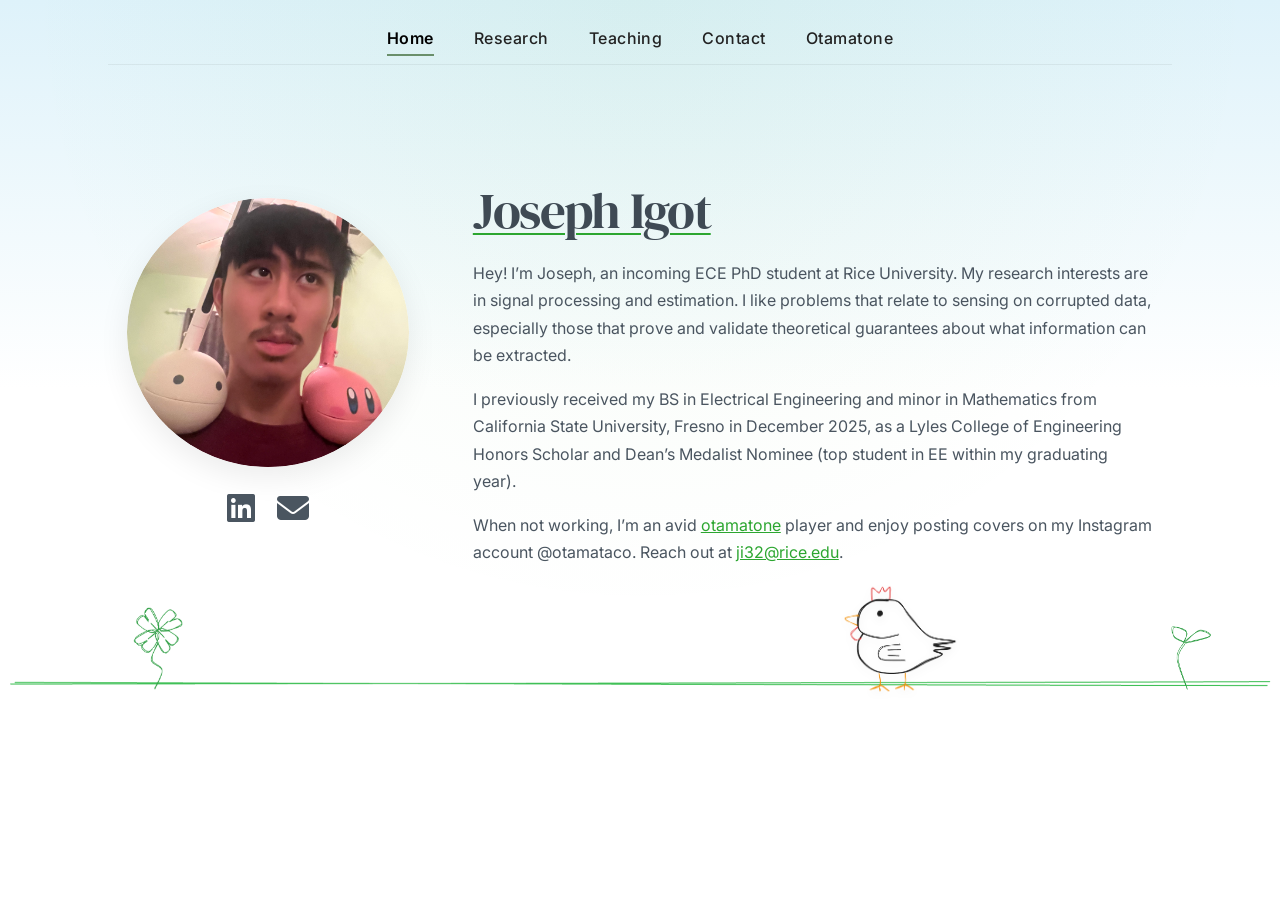
<file: index.html>
<!DOCTYPE html>
<html lang="en">
<head>
    <meta charset="UTF-8">
    <meta name="viewport" content="width=device-width, initial-scale=1.0">
    <link rel="stylesheet" href="style.css">
    <title>Joseph Igot</title>
    <link href="https://fonts.googleapis.com/css2?family=DM+Serif+Display&display=swap" rel="stylesheet">
    <link
    rel="stylesheet"
    href="https://cdnjs.cloudflare.com/ajax/libs/font-awesome/6.5.2/css/all.min.css"/>
    <link href="https://fonts.googleapis.com/css2?family=Inter&display=swap" rel="stylesheet">

</head>
<body>

    <!-- Site Header -->
    <header>
        <div class="navigation">
            <nav>
                <a href="index.html" class="active">Home</a>
                <a href="research.html">Research</a>
                <a href="teaching.html">Teaching</a>
                <a href="mailto:ji32@rice.edu?subject=Website%20Contact">Contact</a>
                <a href="otamatone.html">Otamatone</a>
            </nav>
        </div>
    </header>

    <!-- Homepage -->
    <section id = "home">

        <div class="hero">
            <div class="hero-media">
                <img src="pictures/profile.png" alt="Joseph Igot">

                <div class="social-icons">
                    <a href="https://www.linkedin.com/in/josephigot/" target="_blank" rel="noopener noreferrer" aria-label="LinkedIn">
                        <i class="fab fa-linkedin"></i>
                    </a>
                    </a>
                    <a href="mailto:ji32@rice.edu" aria-label="Email">
                        <i class="fas fa-envelope"></i>
                    </a>
                </div>
            </div>
            <div class="hero-content">
                <h1 class="hero-title">Joseph Igot</h1>
                <p class="hero-text">Hey! I’m Joseph, an incoming ECE PhD student at Rice University. 
                    My research interests are in signal processing and estimation. 
                    I like problems that relate to sensing on corrupted data, 
                    especially those that prove and validate theoretical guarantees
                    about what information can be extracted.
                </p>
                <p class="hero-text">I previously received my BS in Electrical Engineering and minor in Mathematics
                    from California State University, Fresno in December 2025,
                    as a Lyles College of Engineering Honors Scholar and Dean’s Medalist Nominee
                    (top student in EE within my graduating year).
                </p>
                <p class="hero-text">
                When not working, I’m an avid <a href="https://otamatone.com/">otamatone</a> player
                and enjoy posting covers on my Instagram account @otamataco. Reach out at <a href="mailto:ji32@rice.edu">ji32@rice.edu</a>.
                </p>
            </div> 
        </div>

        <div class="ground">
            <img src="pictures/horizontal_line.png" class="ground-line">
            <img src="pictures/chicken.png" class="ground-chicken">
            <img src="pictures/clover.png" class="ground-clover">
            <img src="pictures/sprout.png" class="ground-sprout">
        </div>

    </section>

    <!-- Future Sections -->

</body>
</html>
</file>
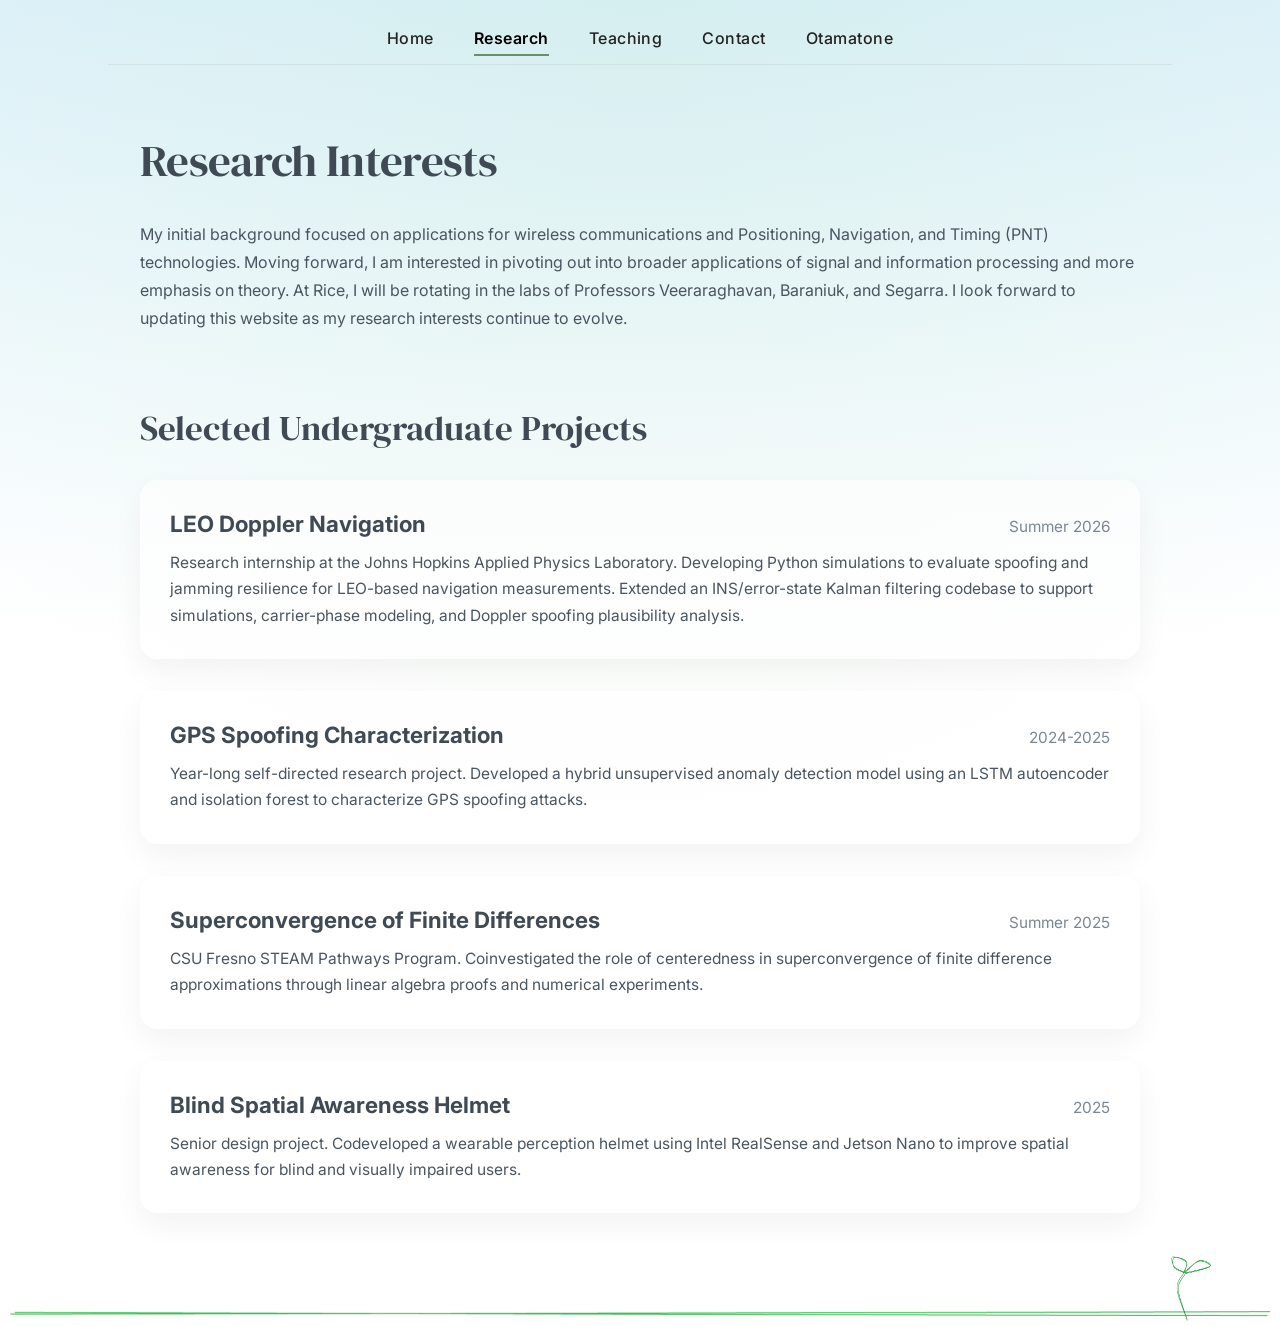
<file: research.html>
<!DOCTYPE html>
<html lang="en">
<head>
    <meta charset="UTF-8">
    <meta name="viewport" content="width=device-width, initial-scale=1.0">
    <link rel="stylesheet" href="style.css">
    <title>Joseph Igot</title>
    <link href="https://fonts.googleapis.com/css2?family=DM+Serif+Display&display=swap" rel="stylesheet">
    <link
    rel="stylesheet"
    href="https://cdnjs.cloudflare.com/ajax/libs/font-awesome/6.5.2/css/all.min.css"/>
    <link href="https://fonts.googleapis.com/css2?family=Inter&display=swap" rel="stylesheet">

</head>
<body>

    <!-- Site Header -->
    <header>
        <div class="navigation">
            <nav>
                <a href="index.html">Home</a>
                <a href="research.html" class="active">Research</a>
                <a href="teaching.html">Teaching</a>
                <a href="mailto:ji32@rice.edu?subject=Website%20Contact">Contact</a>
                <a href="otamatone.html">Otamatone</a>
            </nav>
        </div>
    </header>

    <!-- Homepage -->
    <section id = "research">
        <div class="research-information"> 
            <h1 class="research-information-title">Research Interests</h1>
            <p class="research-information-text">My initial background focused on applications for wireless communications and Positioning, Navigation, and Timing (PNT) technologies. 
                Moving forward, I am interested in pivoting out into broader applications of signal and information processing and more emphasis on theory. 
                At Rice, I will be rotating in the labs of Professors Veeraraghavan, Baraniuk, and Segarra. I look forward to updating this website as my research interests continue to evolve.
            </p>
        </div>

        <div class="projects">
            <h2 class="projects-section-title">Selected Undergraduate Projects</h2>

            <article class="project-card">
                <div class="project-header">
                    <h3 class="project-title">LEO Doppler Navigation</h3>
                    <h3 class="project-date">Summer 2026</h3>
                </div>
                <p>Research internship at the Johns Hopkins Applied Physics Laboratory. Developing Python simulations to evaluate spoofing and jamming resilience for LEO-based navigation measurements. Extended an INS/error-state Kalman filtering codebase to support simulations, carrier-phase modeling, and Doppler spoofing plausibility analysis. </p>
            </article>

            <article class="project-card">
                <div class="project-header">
                    <h3 class="project-title">GPS Spoofing Characterization</h3>
                    <h3 class="project-date">2024-2025</h3>
                </div>
                <p>Year-long self-directed research project. Developed a hybrid unsupervised anomaly detection model using an LSTM autoencoder and isolation forest to characterize GPS spoofing attacks.</p>
            </article>

            <article class="project-card">
                <div class="project-header">
                    <h3 class="project-title">Superconvergence of Finite Differences</h3>
                    <h3 class="project-date">Summer 2025</h3>
                </div>
                <p>CSU Fresno STEAM Pathways Program. Coinvestigated the role of centeredness in superconvergence of finite difference approximations through linear algebra proofs and numerical experiments.</p>
            </article>

            <article class="project-card">
                <div class="project-header">
                    <h3 class="project-title">Blind Spatial Awareness Helmet</h3>
                    <h3 class="project-date">2025</h3>
                </div>
                <p>Senior design project. Codeveloped a wearable perception helmet using Intel RealSense and Jetson Nano to improve spatial awareness for blind and visually impaired users.</p>
            </article>
        </div>


        <div class="ground">
            <img src="pictures/horizontal_line.png" class="ground-line">
            <img src="pictures/sprout.png" class="ground-sprout">
        </div>

    </section>

    <!-- Future Sections -->

</body>
</html>
</file>
<file: style.css>
/* =========================
   Base / Global Styles
   ========================= */

html {
    -webkit-text-size-adjust: 100%;
    text-size-adjust: 100%;
    scroll-behavior: smooth;
}

body {
    margin: 0;
    min-height: calc(100vh - 90px);
    color: #3f4a54;
    font-family: 'Inter', sans-serif;
    background:
        radial-gradient(circle at top center, rgba(44, 166, 48, 0.05), transparent 60%),
        linear-gradient(to bottom, #def2fa 0%, #ffffff 48%);
    background-repeat: no-repeat;
    -webkit-font-smoothing: antialiased;
    text-rendering: optimizeLegibility;
}

img {
    display: block;
    max-width: 100%;
}

a {
    color: #2ca630;
}

::selection {
    background: rgba(44, 166, 48, 0.18);
}


/* =========================
   Site Header / Navigation
   ========================= */

.navigation {
    max-width: 1000px;
    margin: 0 auto 6px;
    padding: 24px 32px 12px;
    border-bottom: 1px solid rgba(0, 0, 0, 0.06);
}

.navigation nav {
    display: flex;
    align-items: center;
    justify-content: center;
    gap: 40px;
}

.navigation a {
    position: relative;
    padding: 4px 0;
    color: #222;
    font-size: 16px;
    font-weight: 500;
    letter-spacing: 0.03em;
    text-decoration: none;
    transition: color 0.2s ease, transform 0.2s ease;
}

.navigation a:hover {
    color: #3f4a54;
    transform: translateY(-1px);
}

.navigation a::after {
    content: "";
    position: absolute;
    left: 0;
    bottom: -4px;
    width: 0;
    height: 2px;
    background-color: #6a8f6b;
    transition: width 0.25s ease;
}

.navigation a:hover::after {
    width: 100%;
}

.navigation a.active {
    color: #000;
    font-weight: 600;
}

.navigation a.active::after {
    width: 100%;
}

@media (max-width: 800px) {
    .navigation {
        padding: 16px 10px 10px;
    }

    .navigation nav {
        display: flex;
        flex-wrap: wrap;
        justify-content: center;
        gap: 8px 12px;
    }

    .navigation a {
        font-size: 14px;
        letter-spacing: 0.01em;
    }

    .navigation a.active {
        font-weight: 600;
    }
}

/* =========================
   Ground Motif
   ========================= */

@property --scale {
    syntax: "<number>";
    inherits: false;
    initial-value: 1;
}

.ground {
    position: relative;
    width: 100%;
    margin-top: 88px;
}

.ground-line {
    display: block;
    width: 100%;
    animation: groundBounce 3s ease-in-out infinite;
}

.ground-chicken {
    position: absolute;
    right: 25%;
    bottom: 0;
    width: 120px;
    transform-origin: center bottom;
    --scale: 1;
    animation: chickenBob 3.2s ease-in-out infinite;
    filter: drop-shadow(0px 3px 4px rgba(0, 0, 0, 0.08));
}

.ground-chicken:hover {
    --scale: 1.08;
}

.ground-clover {
    position: absolute;
    left: 10%;
    bottom: 0;
    width: 60px;
    transform-origin: center bottom;
    --scale: 1;
    --sway: 1;
    animation: plantSwayLeft 5.2s ease-in-out infinite;
}



.ground-clover:hover {
    --scale: 1.08;
}

.ground-sprout {
    position: absolute;
    right: 5%;
    bottom: 0;
    width: 50px;
    transform-origin: center bottom;
    --scale: 1;
    --sway: 1;
    animation: plantSwayRight 5.2s ease-in-out infinite;
}

.ground-sprout:hover {
    --scale: 1.08;
}

/* =========================
   Hero Section
   ========================= */

.hero {
    display: flex;
    align-items: center;
    justify-content: center;
    gap: clamp(28px, 5vw, 72px);

    max-width: min(1120px, 92vw);
    margin: 0 auto 24px;
    padding: clamp(36px, 6vw, 72px) clamp(24px, 5vw, 56px) 0;

    animation: fadeLift 0.7s ease both;
    animation-delay: 0.08s;
}

.hero-media {
    flex: 0 1 auto;
    display: flex;
    flex-direction: column;
    align-items: center;
}

.hero-media img {
    width: clamp(220px, 22vw, 300px);
    margin-right: 0;
    border-radius: 50%;
    box-shadow: 0 10px 30px rgba(0, 0, 0, 0.08);
}

.hero-content {
    flex: 1 1 560px;
    max-width: 680px;
    min-width: 0;
}

.hero-title {
    margin-bottom: 0.45em;
    font-family: "DM Serif Display", serif;
    font-size: clamp(2.7rem, 4vw, 3.5rem);
    font-weight: 400;
    line-height: 1;
    letter-spacing: -0.025em;
    text-align: left;
    text-decoration: underline;
    text-decoration-color: #2ca630;
    text-decoration-thickness: 2px;
    text-underline-offset: 5px;
}

.hero-text {
    max-width: 680px;
    color: #4a5560;
    font-size: clamp(16px, 1.25vw, 18px);
    line-height: 1.72;
}

.social-icons {
    display: flex;
    justify-content: center;
    gap: clamp(14px, 2vw, 22px);
    margin-top: clamp(14px, 2vw, 22px);
}

.social-icons a {
    color: #4a5560;
    font-size: clamp(24px, 2.5vw, 32px);
    transition: color 0.2s ease, transform 0.2s ease;
}

.social-icons a:hover {
    color: #2ca630;
    transform: translateY(-2px);
}

@media (max-width: 1000px) {
    .hero {
        max-width: 92vw;
        gap: 32px;
        padding-left: 32px;
        padding-right: 32px;
    }

    .hero-media img {
        width: 230px;
    }

    .hero-title {
        font-size: 2.8rem;
    }

    .hero-text {
        font-size: 16.5px;
        line-height: 1.65;
    }
}

@media (max-width: 800px) {
    .hero {
        flex-direction: column;
        text-align: center;
        padding: 40px 20px 0;
        gap: 28px;
    }

    .hero-title {
        text-align: center;
    }

    .hero-text {
        font-size: 16px;
    }

    .hero-media img {
        width: 220px;
    }
}

/* =========================
   Research
   ========================= */

.research-information {
    display: flex;
    flex-direction: column;
    align-items: flex-start;
    justify-content: center;

    max-width: min(1000px, 92vw);
    margin: 0 auto 40px;

    padding: clamp(36px, 6vw, 64px) clamp(24px, 5vw, 56px) 0;

    animation: fadeLift 0.7s ease both;
}

.research-information-title {
    margin: 0 0 0.75em 0;
    font-family: "DM Serif Display", serif;

    font-size: clamp(2.1rem, 3.5vw, 2.8rem);

    font-weight: 400;
    line-height: 1.15;
    letter-spacing: -0.015em;
    text-align: left;
}

.research-information-text {
    max-width: 1000px;
    margin: 0;

    color: #4a5560;
    font-size: clamp(16px, 1.25vw, 18px);
    line-height: 1.75;
}

.projects {
    max-width: min(1000px, 92vw);
    margin: 0 auto;

    padding: clamp(20px, 3vw, 32px) clamp(24px, 5vw, 56px) 0;
}

.projects-section-title {
    margin: 0 0 clamp(20px, 3vw, 28px);

    font-family: "DM Serif Display", serif;
    font-size: clamp(1.7rem, 2.7vw, 2.2rem);
    font-weight: 400;
    color: #3f4a54;
}

.project-card {
    margin-bottom: clamp(20px, 3vw, 32px);
    padding: clamp(20px, 3vw, 30px);

    border-radius: 18px;
    background: rgba(255, 255, 255, 0.68);
    box-shadow: 0 12px 30px rgba(0, 0, 0, 0.05);
}

.project-header {
    display: flex;
    align-items: baseline;
    justify-content: space-between;
    gap: 24px;

    margin-bottom: 12px;
}

.project-title,
.project-date {
    margin: 0;
}

.project-title {
    font-size: clamp(1.15rem, 1.8vw, 1.4rem);
    line-height: 1.25;
    color: #3f4a54;
}

.project-date {
    font-size: clamp(0.95rem, 1.2vw, 1.05rem);
    font-weight: 400;
    color: #7a8792;
    white-space: nowrap;
}

.project-card p {
    margin: 0;
    color: #4a5560;

    font-size: clamp(15.5px, 1.15vw, 16.5px);
    line-height: 1.7;
}

@media (max-width: 800px) {
    .research-information,
    .projects {
        max-width: 100%;
        padding-left: 20px;
        padding-right: 20px;
    }

    .project-header {
        flex-direction: column;
        align-items: flex-start;
        gap: 4px;
    }

    .project-date {
        white-space: normal;
        font-size: 0.95rem;
    }
}

/* =========================
   Teaching
   ========================= */

/* Override of the base body gradient */
.teaching-page {
    background:
        radial-gradient(circle at 30% 18%, rgba(44, 166, 48, 0.04), transparent 58%),
        linear-gradient(
            to bottom,
            #def2fa 0%,
            #f8fcfe 35%,
            #f7faf9 60%,
            #fafbfa 95%,
            #ffffff 100%
        );
        background-repeat: no-repeat;
    }



.teaching-top {
    display: flex;
    align-items: flex-start;
    justify-content: center;
    gap: 80px;

    max-width: 1000px;
    margin: 0 auto 40px;
    padding: 56px 48px 0;
}

.teaching-statement {
    flex: 1.2;
    max-width: 680px;
    animation: fadeLift 0.7s ease both;
    animation-delay: 0.08s;
}

.teaching-statement-title {
    margin: 0 0 0.75em 0;
    font-family: "DM Serif Display", serif;
    font-size: clamp(2.1rem, 3.5vw, 2.8rem);
    font-weight: 400;
    line-height: 1.15;
    letter-spacing: -0.015em;
    text-align: left;
}

.teaching-statement-text {
    margin-bottom: 1.8em;
    color: #4a5560;
    font-size: clamp(15px, 1.25vw, 18px);
    line-height: 1.72;
}

.california {
    display: flex;
    flex: 0.8;
    align-items: flex-start;
    justify-content: center;
    padding-top: 72px;
    animation: slideInRightSoft 0.85s ease both;
    animation-delay: 0.18s;
}

.california-visual {
    transition: transform 0.3s ease;
}

.california-visual:hover {
    transform: translateY(-3px);
}

.california-figure {
    position: relative;
    width: min(520px, 100%);
    min-height: 420px;
}

.california-figure::after {
    content: "";
    position: absolute;
    top: 8%;
    left: 63%;
    max-width: calc(100vw - 40px);
    width: 330px;
    height: 278px;
    z-index: 1;
    border-radius: 24px;
    background: rgba(255, 255, 255, 0.05);
    backdrop-filter: blur(6px);
    box-shadow: 0 10px 30px rgba(0, 0, 0, 0.06);
    pointer-events: none;
}

.california-map {
    display: block;
    width: 100%;
    max-width: 250px;
    height: auto;
    filter: drop-shadow(-4px 1px 5px rgba(0, 0, 0, 0.14));
}

.california-pin {
    position: absolute;
    top: 48%;
    left: 21%;
    z-index: 3;

    width: 40px;
    height: 40px;
    padding: 0;
    border: 0;

    cursor: pointer;
    background: transparent;
    transform: translate(-50%, -50%);
    transition: transform 0.25s ease, filter 0.25s ease;
    animation: pinPulse 2.2s ease-in-out infinite;
    filter: drop-shadow(0 0 4px rgba(44, 166, 48, 0.22));
}

.california-pin img {
    display: block;
    width: 100%;
    height: auto;
}

.california-pin:hover,
.california-pin:focus-visible {
    transform: translate(-50%, -50%) scale(1.12);
    filter: drop-shadow(0 0 8px rgba(44, 166, 48, 0.38));
}

.map-label {
    position: absolute;
    top: 55%;
    left: 24%;
    transform: translate(-50%, -50%);
    pointer-events: none;
    color: #af3f3f;
    font-size: 13px;
    font-weight: 600;
    opacity: 0.85;
}

.map-gallery {
    position: absolute;
    top: 8%;
    left: 63%;
    z-index: 2;
    max-width: calc(100vw - 40px);
    width: 330px;
    padding: 14px 14px 18px;
    border-radius: 24px;

    background: rgba(255, 255, 255, 0.72);
    backdrop-filter: blur(10px);
    box-shadow: 0 18px 40px rgba(0, 0, 0, 0.08);

    opacity: 0;
    visibility: hidden;
    transform: translateY(10px) scale(0.98);
    transition:
        opacity 0.25s ease,
        transform 0.25s ease,
        visibility 0.25s ease;
}

.california-figure:hover .map-gallery,
.california-figure:focus-within .map-gallery,
.california-figure.gallery-open .map-gallery {
    opacity: 1;
    visibility: visible;
    transform: translateY(0) scale(1);
}

.california-figure:hover::after,
.california-figure:focus-within::after,
.california-figure.gallery-open::after {
    opacity: 0;
}

.gallery-track {
    position: relative;
    width: 100%;
    aspect-ratio: 5 / 4;
    overflow: hidden;
    border-radius: 20px;
    background: #eef3f6;
}

.gallery-image {
    position: absolute;
    inset: 0;
    width: 100%;
    height: 100%;
    object-fit: contain;
    opacity: 0;
    transform: scale(0.8);
    transition: opacity 0.3s ease, transform 0.3s ease;
}

.gallery-image.active {
    opacity: 1;
    transform: scale(1);
}

.gallery-arrow {
    position: absolute;
    top: 50%;
    z-index: 4;

    width: 38px;
    height: 38px;
    border: 0;
    border-radius: 999px;

    cursor: pointer;
    background: rgba(255, 255, 255, 0.92);
    box-shadow: 0 6px 16px rgba(0, 0, 0, 0.12);

    font-size: 24px;
    line-height: 1;
    transform: translateY(-50%);
}

.gallery-prev {
    left: 22px;
}

.gallery-next {
    right: 22px;
}

.gallery-dots {
    display: flex;
    justify-content: center;
    gap: 10px;
    margin-top: 12px;
}

.gallery-dot {
    width: 8px;
    height: 8px;
    border: 0;
    border-radius: 999px;
    cursor: pointer;
    background: #111;
    opacity: 0.28;
}

.gallery-dot.active {
    opacity: 1;
}


/* =========================
   Teaching Responsive
   ========================= */

@media (max-width: 800px) {
    .teaching-top {
        flex-direction: column;
        gap: 32px;
        padding: 40px 20px 0;
    }

    .california {
    display: none;
  }
}


/* =========================
   Teaching Experience
   ========================= */

.teaching-experience {
    position: relative;

    display: flex;
    flex-direction: column;
    align-items: flex-start;

    gap: clamp(24px, 3vw, 36px);

    max-width: min(1120px, 92vw);
    margin: clamp(32px, 5vw, 56px) auto 40px;

    padding:
        clamp(48px, 6vw, 76px)
        clamp(24px, 5vw, 56px)
        clamp(32px, 4vw, 52px);

    background:
        linear-gradient(
            to top,
            rgba(0, 0, 0, 0.06) 0%,
            rgba(0, 0, 0, 0.03) 35%,
            rgba(0, 0, 0, 0.06) 100%,
        ),
        #f6faf8;

    border-radius: clamp(18px, 2vw, 24px);
    backdrop-filter: blur(6px);

    animation: fadeLift 0.7s ease both;
    animation-delay: 0.08s;

    box-sizing: border-box;
}

.teaching-experience::before {
    content: "";
    position: absolute;

    top: -40px;
    left: 0;

    width: 100%;
    height: 60px;

    background: linear-gradient(
        to bottom,
        rgba(222, 242, 250, 0.8),
        rgba(247, 250, 249, 0)
    );

    border-radius: 50%;
    filter: blur(8px);
    opacity: 0.4;
    pointer-events: none;
}

.teaching-experience-title {
    margin: 0;

    font-family: "DM Serif Display", serif;
    font-size: clamp(2.1rem, 3.5vw, 2.8rem);
    font-weight: 400;
    line-height: 1.15;
    letter-spacing: -0.015em;
}

.teaching-experience-columns {
    display: flex;
    align-items: flex-start;

    gap: clamp(32px, 6vw, 72px);

    width: 100%;
}

.teaching-experience-group {
    flex: 1 1 0;
    min-width: 0;

    display: flex;
    flex-direction: column;

    gap: clamp(16px, 2vw, 24px);
}

.teaching-experience-group-title {
    margin: 0;

    font-family: "DM Serif Display", serif;
    font-size: clamp(1.45rem, 2.2vw, 1.75rem);
    font-weight: 400;
    line-height: 1.2;
}

.teaching-experience-cards {
    display: flex;
    flex-direction: column;

    gap: clamp(16px, 2vw, 22px);

    width: 100%;
}

.teaching-experience-card {
    width: 100%;
    box-sizing: border-box;

    padding: clamp(16px, 2vw, 22px) clamp(18px, 2.4vw, 26px);

    border-radius: clamp(14px, 1.6vw, 18px);

    background: rgba(255, 255, 255, 0.85);
    border: 1px solid rgba(0, 0, 0, 0.04);
    backdrop-filter: blur(8px);

    box-shadow: 0 8px 20px rgba(0, 0, 0, 0.04);

    transition: transform 0.2s ease, box-shadow 0.2s ease;
}

.teaching-experience-card:hover {
    transform: translateY(-3px);
    box-shadow: 0 12px 26px rgba(0, 0, 0, 0.08);
}

.teaching-experience-card-title {
    margin: 0 0 4px;

    font-family: 'Inter', sans-serif;
    font-size: clamp(16px, 1.35vw, 18px);
    font-weight: 600;
    line-height: 1.35;

    color: #222;
}

.teaching-experience-card-dates {
    margin: 0 0 6px;

    font-family: 'Inter', sans-serif;
    font-size: clamp(14px, 1.1vw, 16px);
    line-height: 1.35;

    color: #666665;
}

.teaching-experience-card-description {
    margin: 0;

    font-family: 'Inter', sans-serif;
    font-size: clamp(15px, 1.2vw, 17px);
    line-height: 1.6;

    color: #4a5560;
}

.teaching-experience-card-description a {
    color: #2ca630;
}

@media (max-width: 1000px) {
    .teaching-experience {
        max-width: 92vw;
    }

    .teaching-experience-columns {
        gap: 32px;
    }
}

@media (max-width: 800px) {
    .teaching-experience {
        max-width: calc(100% - 40px);
        padding: 44px 20px 32px;
    }

    .teaching-experience-columns {
        flex-direction: column;
        gap: 40px;
    }

    .teaching-experience-group {
        width: 100%;
    }
}
/* =========================
   Otamatone
   ========================= */

.party {
    background: linear-gradient(
        to right,
        #fbe6f0,
        #e7fcfa,
        #e9e6fb,
        #fef0e3,
        #e2ffdf,
        #fef0e3,
        #e9e6fb,
        #e7fcfa,
        #fbe6f0
    );
    background-size: 200% 100%;
    animation: backgroundPan 10s linear infinite;
}

@keyframes backgroundPan {
    from {
        background-position: 0%;
    }
    to {
        background-position: -200%;
    }
}

@keyframes backgroundPan {
    from {
        background-position: 0% center;
    }

    to {
        background-position: -200% center;
    }
}


#scene {
    position: relative;
    width: 100vw;
    height: 90vh;
    overflow: hidden;
}

.tile {
  opacity: 0.4;
  position: relative;
}

.tile:before {
    background-color: rgb(225, 253, 255);
    opacity: 0.4;
    content: "";
    position: absolute;
    inset: 0.5px
}

.tile:hover {
    opacity: 0.6;
}

#tiles {
    height: 100vh;
    width: 100vw;
    display: grid;
    grid-template-columns: repeat(var(--columns), 1fr);
    grid-template-rows: repeat(var(--rows), 1fr);
}

#scene .ground {
    position: absolute;
    left: 0;
    bottom: 0;
    width: 100%;
    z-index: 2;
}

#scene .spotlight {
    position: absolute;
    left: 33%;
    bottom: 25%;
    width: 35%;
    z-index: 2;
    pointer-events: auto;
    animation: otamatoneHop 1.57s ease-in-out infinite;
}

#scene .otamatone-dancer {
    width: 100%;
    --scale: 1;
    transform-origin: center bottom;
    transition: transform 0.2s ease;
    animation: otamatoneFlip 1.57s steps(1) infinite;
}


#scene .otamatone-dancer img {
    display: block;
    width: 100%;
    animation: otamatoneWobble 0.393s ease-in-out infinite alternate;
}

#scene .spotlight:hover .otamatone-dancer {
    --scale: 1.08;
}

#scene .ground-clover,
#scene .ground-sprout {
    --sway: 2; /* increase intensity */
}

#scene .ground-clover,
#scene .ground-sprout {
    --sway: 4;
    animation-duration: 1.57s;
}

#scene .ground-chicken {
    animation: chickenDance 1.57s ease-in-out infinite;
}

/* =========================
   Instagram Panel
   ========================= */

.instagram-panel {
    position: absolute;
    left: 18%;
    top: 40%;
    transform: translateY(-50%);
    width: min(28vw, 340px);
    min-width: 220px;
    max-width: 340px;
    z-index: 3;
}

.ig-card {
    width: 100%;
    padding: clamp(14px, 2vw, 22px);

    /* more "glass", less flat white */
    background: rgba(255, 255, 255, 0.35);
    backdrop-filter: blur(12px);
    -webkit-backdrop-filter: blur(12px);

    border-radius: clamp(16px, 2vw, 22px);

    /* subtle edge instead of heavy box */
    border: 1px solid rgba(255, 255, 255, 0.3);

    text-align: center;

    /* softer, more diffused shadow */
    box-shadow: 
        0 8px 20px rgba(0, 0, 0, 0.12),
        0 2px 6px rgba(0, 0, 0, 0.08);

    font-family: 'Inter', sans-serif;
    box-sizing: border-box;
}

.card::before {
  content: "";
  position: absolute;
  inset: -4px;
  background: conic-gradient(
    from 0deg,
    transparent 0%,
    transparent 40%,
    rgba(255,255,255,0.9) 48%,
    white 50%,
    rgba(255,255,255,0.9) 52%,
    transparent 60%,
    transparent 100%
    );
  animation: spin 3s linear infinite;
}

.card::after {
  content: "";
  position: absolute;
  inset: 4px;
  background: #111; /* your card background */
  border-radius: 14px;
}

@keyframes spin {
  to {
    transform: rotate(360deg);
  }
}

.ig-avatar {
    width: clamp(64px, 7vw, 96px);
    height: clamp(64px, 7vw, 96px);
    border-radius: 50%;
    margin: 0 auto 10px;
    object-fit: cover;
}

.ig-card h3 {
    margin: 0 0 8px;
    font-size: clamp(1rem, 1.6vw, 1.3rem);
}

.ig-card p {
    margin: 0;
    font-size: clamp(0.9rem, 1.2vw, 1rem);
    line-height: 1.4;
}

.ig-button {
    display: inline-block;
    margin-top: 12px;
    padding: clamp(9px, 1vw, 11px) clamp(16px, 1.6vw, 20px);
    background: #E1306C;
    color: white;
    text-decoration: none;
    border-radius: 999px;
    font-weight: bold;
    font-size: clamp(0.88rem, 1.1vw, 0.98rem);
    transition: background 0.2s ease, transform 0.2s ease;
}

.ig-button:hover {
    background: #c72a5f;
    transform: translateY(-1px);
}

@media (max-width: 900px) {
    .instagram-panel {
        left: 24px;
        top: 22%;
        width: min(34vw, 300px);
        min-width: 200px;
    }
}

@media (max-width: 700px) {
    .instagram-panel {
        position: static;
        transform: none;
        width: min(92vw, 360px);
        min-width: 0;
        margin: 20px auto 0;
    }
}

/* =========================
   Bragging
   ========================= */

.bragging {
    position: absolute;
    color: #525a62;
    font-size: 18px;
    line-height: 1.72;
    max-width: 400px;
    left: 65%;
    top:25%;
    z-index: 3;
    transform: translateX(-40px);
    animation: fadeSlideIn 1s ease-out forwards;
    text-shadow: 0 2px 8px rgba(0, 0, 0, 0.15);
}   

.bragging:hover {
    text-shadow: 0 4px 12px rgba(224, 235, 158, 0.376);
    transform: translateX(-40px) translateY(-2px);
}

.bragging h3 {
    font-family: "DM Serif Display", serif;
    font-weight: 200;
    color:#525a62;
}

/* TEXT sits on top */
.bragging h3,
.bragging p {
  position: relative;
  z-index: 2;
}

.bragging p {
    font-family: 'Inter', sans-serif;
    font-size: 16px; 
}

/* PARTICLE LAYER */
.particle-field {
  position: absolute;
  inset: 0;             /* fill entire bragging div */
  z-index: 1;
  pointer-events: none; /* don't block clicks */
}

.particle-field {
  position: absolute;
  inset: 0;
  z-index: 1;
  pointer-events: none;
}

.bubble {
  position: absolute;
  bottom: -30px;
  left: var(--x);
  width: var(--size);
  height: var(--size);
  border-radius: 50%;
  box-shadow: 0 0 10px rgba(255,255,255,0.2);
  opacity: 0;
  animation: bubbleFloat 6s ease-in infinite;
  animation-delay: var(--delay);
}

@keyframes bubbleFloat {
  0% {
    transform: translateY(0) translateX(0) scale(0.7);
    opacity: 0;
  }
  15% {
    opacity: 0.7;
  }
  50% {
    transform: translateY(-120px) translateX(20px) scale(1);
  }
  100% {
    transform: translateY(-260px) translateX(-10px) scale(1.1);
    opacity: 0;
  }
}

/* =========================
   Play button
   ========================= */

#music-btn {
    position: absolute;
    top: 73%;
    right: 44%;
    background: #ffcc00;
    border: none;
    padding: 10px 16px;
    font-family: 'Inter', sans-serif;
    font-size: 16px;
    border-radius: 8px;
    cursor: pointer;
    box-shadow: 0 4px 0 #cc9900;
}

#music-btn:active {
    transform: translateY(2px);
    box-shadow: 0 2px 0 #cc9900;
}



/* =========================
   Animations
   ========================= */

@keyframes chickenDance {
    /* START: facing LEFT (default image) */
    0% {
        transform: translateX(0) translateY(0) scaleX(1) scale(var(--scale));
    }

    /* hop left 1 */
    12.5% {
        transform: translateX(-20px) translateY(-15px) scaleX(1) scale(var(--scale));
    }

    /* land left 1 */
    25% {
        transform: translateX(-40px) translateY(0) scaleX(1) scale(var(--scale));
    }

    /* hop left 2 */
    37.5% {
        transform: translateX(-60px) translateY(-15px) scaleX(1) scale(var(--scale));
    }

    /* land left 2 */
    50% {
        transform: translateX(-80px) translateY(0) scaleX(1) scale(var(--scale));
    }

    /* TURN AROUND (face right) */
    50.01% {
        transform: translateX(-80px) translateY(0) scaleX(-1) scale(var(--scale));
    }

    /* hop right 1 */
    62.5% {
        transform: translateX(-60px) translateY(-15px) scaleX(-1) scale(var(--scale));
    }

    /* land right 1 */
    75% {
        transform: translateX(-40px) translateY(0) scaleX(-1) scale(var(--scale));
    }

    /* hop right 2 */
    87.5% {
        transform: translateX(-20px) translateY(-15px) scaleX(-1) scale(var(--scale));
    }

    /* back to start */
    100% {
        transform: translateX(0) translateY(0) scaleX(-1) scale(var(--scale));
    }
}

@keyframes fadeLift {
    0% {
        opacity: 0;
        transform: translateY(10px);
    }

    100% {
        opacity: 1;
        transform: translateY(0);
    }
}

@keyframes groundBounce {
    0% {
        transform: translateY(0);
    }
    25% {
        transform: translateY(1px); /* sink */
    }
    50% {
        transform: translateY(0);
    }
    75% {
        transform: translateY(0px); /* slight rise */
    }
    100% {
        transform: translateY(0);
    }
}

@keyframes chickenBob {
    0% {
        transform: translateY(0px) scale(var(--scale));
    }

    50% {
        transform: translateY(-4px) scale(var(--scale));
    }

    100% {
        transform: translateY(0px) scale(var(--scale));
    }
}

@keyframes plantSwayLeft {
    0%   { transform: rotate(0deg) scale(var(--scale)); }
    25%  { transform: rotate(calc(-4deg * var(--sway))) scale(var(--scale)); }
    50%  { transform: rotate(calc(3deg * var(--sway))) scale(var(--scale)); }
    75%  { transform: rotate(calc(-2deg * var(--sway))) scale(var(--scale)); }
    100% { transform: rotate(0deg) scale(var(--scale)); }
}

@keyframes plantSwayRight {
    0%   { transform: rotate(0deg) scale(var(--scale)); }
    25%  { transform: rotate(calc(3deg * var(--sway))) scale(var(--scale)); }
    50%  { transform: rotate(calc(-4deg * var(--sway))) scale(var(--scale)); }
    75%  { transform: rotate(calc(2deg * var(--sway))) scale(var(--scale)); }
    100% { transform: rotate(0deg) scale(var(--scale)); }
}

@keyframes pinPulse {
    0%,
    100% {
        transform: translate(-50%, -50%) scale(1);
    }

    50% {
        transform: translate(-50%, -50%) scale(1.08);
    }
}

@keyframes slideInRightSoft {
    0% {
        opacity: 0;
        transform: translateX(24px);
    }

    100% {
        opacity: 1;
        transform: translateX(0);
    }
}

@keyframes otamatoneHop {
    0% {
        transform: translateX(0) translateY(0);
    }
    20% {
        transform: translateX(20px) translateY(-28px);
    }
    40% {
        transform: translateX(60px) translateY(0);
    }
    50% {
        transform: translateX(60px) translateY(0);
    }
    70% {
        transform: translateX(20px) translateY(-28px);
    }
    90% {
        transform: translateX(0) translateY(0);
    }
    100% {
        transform: translateX(0) translateY(0);
    }
}

@keyframes otamatoneFlip {
    0%, 49% {
        transform: scaleX(1) scale(var(--scale));
    }
    50%, 100% {
        transform: scaleX(-1) scale(var(--scale));
    }
}

@keyframes otamatoneWobble {
    from {
        transform: rotate(-3deg);
    }
    to {
        transform: rotate(3deg);
    }
}

/* Fade + slide in */
@keyframes fadeSlideIn {
  to {
    opacity: 1;
    transform: translateX(0);
  }
}

/* Shiny sweep effect */
.award-text::after {
  content: "";
  position: absolute;
  top: 0;
  left: -100%;
  width: 50%;
  height: 100%;
  background: linear-gradient(
    120deg,
    transparent,
    rgba(255, 255, 255, 0.8),
    transparent
  );
  transform: skewX(-25deg);
  animation: shine 1.2s ease-out 0.6s forwards;
}

@keyframes shine {
  to {
    left: 150%;
  }
}
</file>
